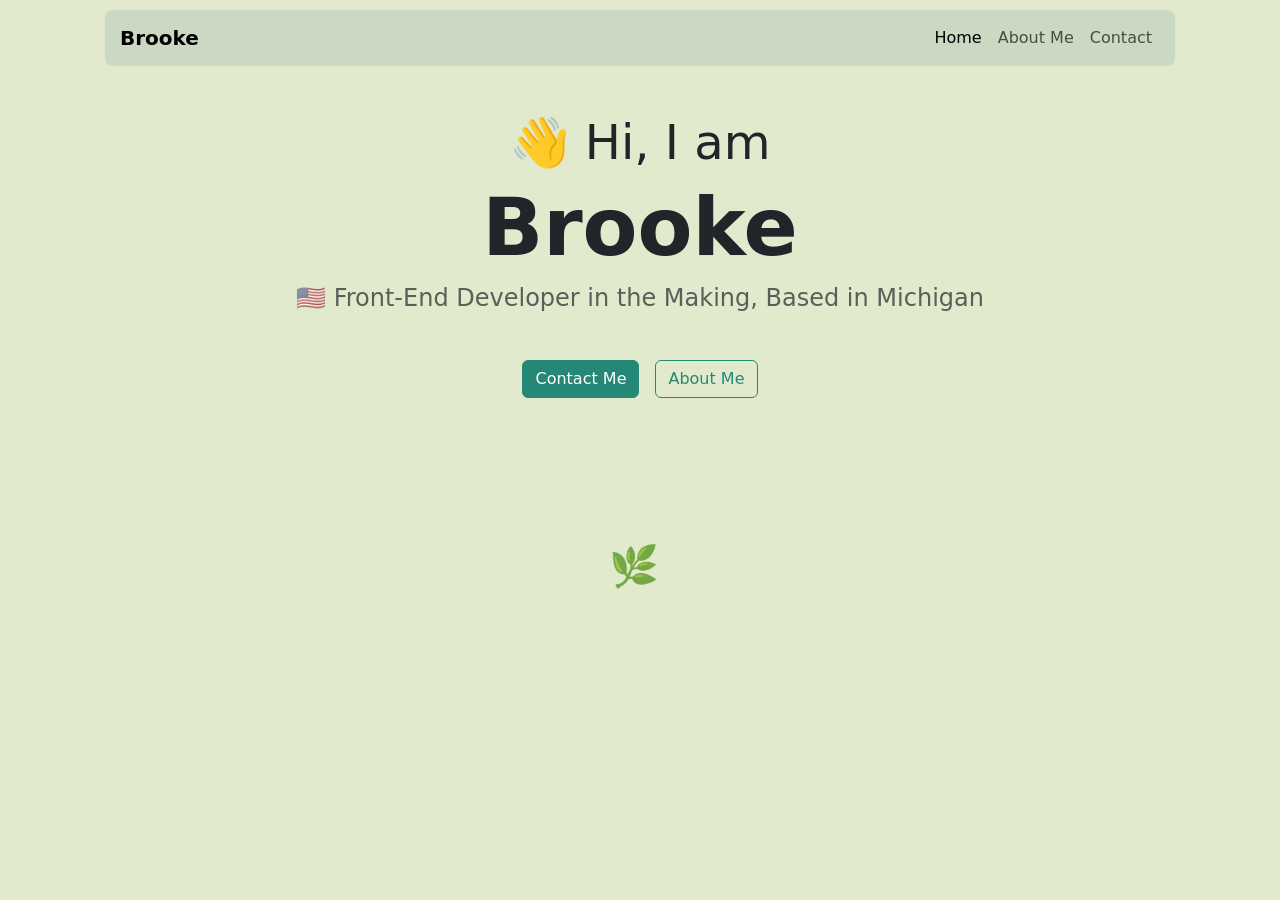
<file: index.html>
<!DOCTYPE html>
<html lang="en">
  <head>
    <meta charset="UTF-8" />
    <meta http-equiv="X-UA-Compatible" content="IE=edge" />
    <meta name="viewport" content="width=device-width, initial-scale=1.0" />
    <title>Brooke Thao</title>

    <link
      href="https://cdn.jsdelivr.net/npm/bootstrap@5.3.8/dist/css/bootstrap.min.css"
      rel="stylesheet"
    />
    <link rel="stylesheet" href="style.css" />
  </head>

  <body class="home-page">
    <div class="container">
      <nav class="navbar navbar-expand-lg navbar-light custom-navbar">
        <a class="navbar-brand fw-bold" href="index.html"> Brooke </a>

        <button
          class="navbar-toggler"
          type="button"
          data-bs-toggle="collapse"
          data-bs-target="#navbarNav"
          aria-controls="navbarNav"
          aria-expanded="false"
          aria-label="Toggle navigation"
        >
          <span class="navbar-toggler-icon"></span>
        </button>

        <div class="collapse navbar-collapse" id="navbarNav">
          <ul class="navbar-nav ms-auto">
            <li class="nav-item">
              <a class="nav-link active" href="index.html">Home</a>
            </li>

            <li class="nav-item">
              <a class="nav-link" href="about.html">About Me</a>
            </li>

            <li class="nav-item">
              <a class="nav-link" href="about.html#contact">Contact</a>
            </li>
          </ul>
        </div>
      </nav>
    </div>

    <main class="container text-center my-5">
      <h2 class="mb-2">👋 Hi, I am</h2>

      <h1 class="display-1 fw-bold mb-2">Brooke</h1>

      <h3 class="fs-4 mb-5">
        🇺🇸 Front-End Developer in the Making, Based in Michigan
      </h3>

      <div class="d-flex justify-content-center gap-3 flex-wrap">
        <a href="about.html#contact" class="btn btn-custom"> Contact Me </a>

        <a href="about.html" class="btn btn-outline-custom"> About Me </a>
      </div>
    </main>

    <script src="https://cdn.jsdelivr.net/npm/bootstrap@5.3.8/dist/js/bootstrap.bundle.min.js"></script>
  </body>
</html>
</file>
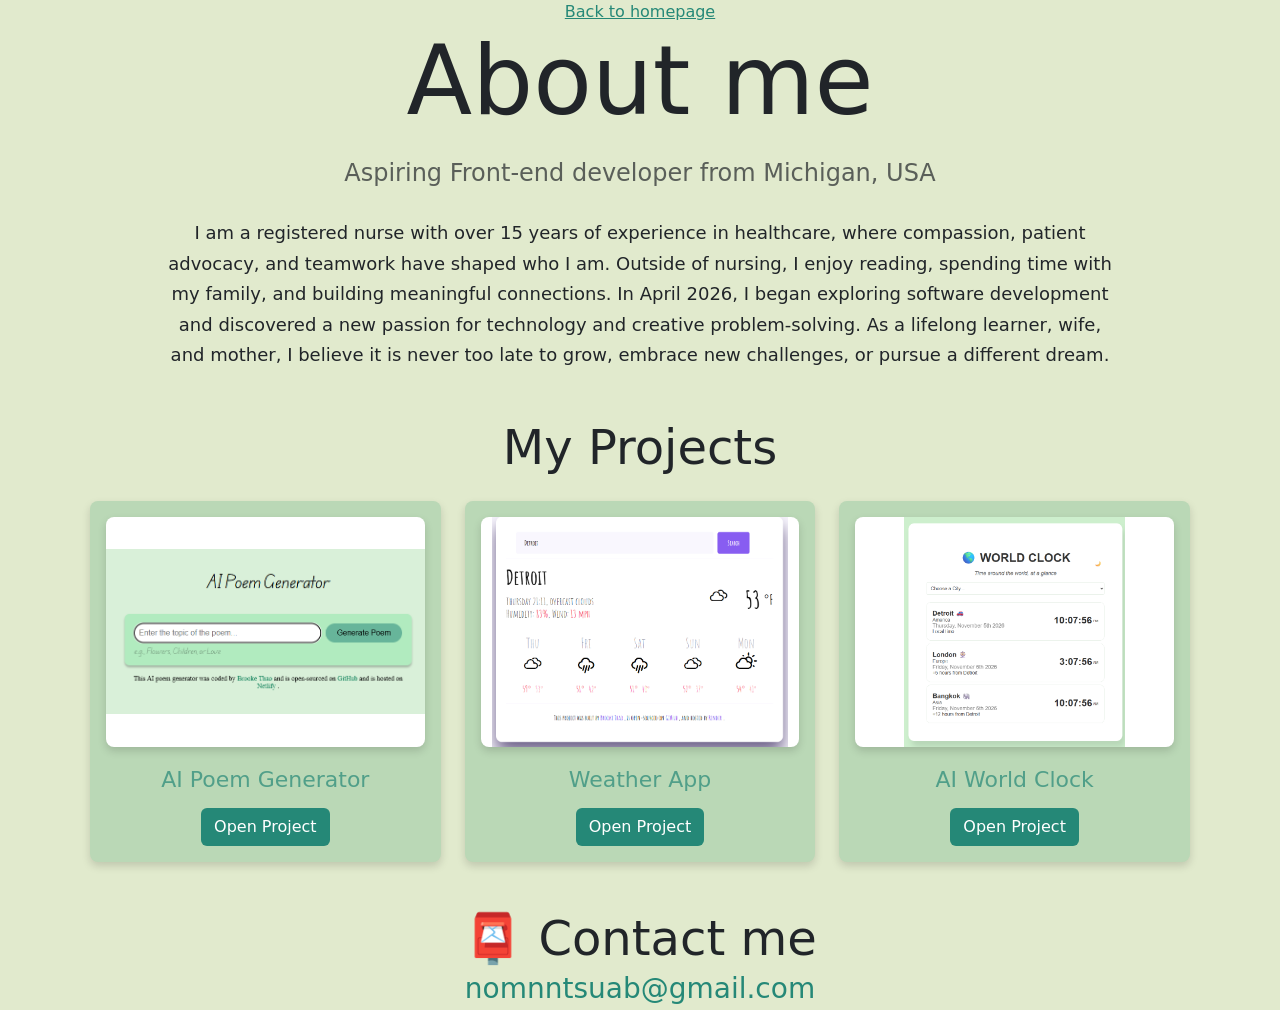
<file: about.html>
<!DOCTYPE html>
<html lang="en">
  <head>
    <meta charset="UTF-8" />
    <meta http-equiv="X-UA-Compatible" content="IE=edge" />
    <meta name="viewport" content="width=device-width, initial-scale=1.0" />
    <link
      href="https://cdn.jsdelivr.net/npm/bootstrap@5.3.8/dist/css/bootstrap.min.css"
      rel="stylesheet"
    />
    <link rel="stylesheet" href="style.css" />
    <title>About Brooke</title>
  </head>
  <body>
    <a href="index.html" class="homepage-link">Back to homepage</a>
    <h1>About me</h1>
    <h3>Aspiring Front-end developer from Michigan, USA</h3>
    <section class="about-intro">
      <p>
        I am a registered nurse with over 15 years of experience in healthcare,
        where compassion, patient advocacy, and teamwork have shaped who I am.
        Outside of nursing, I enjoy reading, spending time with my family, and
        building meaningful connections. In April 2026, I began exploring
        software development and discovered a new passion for technology and
        creative problem-solving. As a lifelong learner, wife, and mother, I
        believe it is never too late to grow, embrace new challenges, or pursue
        a different dream.
      </p>
    </section>

    <section class="container my-5">
      <h2 class="text-center mb-4">My Projects</h2>

      <div class="row g-4">
        <div class="col-12 col-md-4">
          <div class="project-box h-100 p-3 text-center">
            <img
              src="images/poem-generator.png"
              class="img-fluid project-image"
              alt="Screenshot of the AI Poem Generator"
            />

            <h3>AI Poem Generator</h3>

            <a
              href="https://transcendent-tulumba-07f744.netlify.app/"
              target="_blank"
              rel="noopener noreferrer"
              class="btn btn-project"
            >
              Open Project
            </a>
          </div>
        </div>
        <div class="col-12 col-md-4">
          <div class="project-box h-100 p-3 text-center">
            <img
              src="images/weather-app.png"
              class="img-fluid project-image"
              alt="Screenshot of the Weather App showing the Detroit forecast"
            />

            <h3>Weather App</h3>

            <a
              href="https://weatherproject-pnky.onrender.com/"
              target="_blank"
              rel="noopener noreferrer"
              class="btn btn-project"
            >
              Open Project
            </a>
          </div>
        </div>
        <div class="col-12 col-md-4">
          <div class="project-box h-100 p-3 text-center">
            <img
              src="images/world-clock.png"
              class="img-fluid project-image"
              alt="Screenshot of the World Clock showing Detroit, London, and Bangkok"
            />

            <h3>AI World Clock</h3>

            <a
              href="https://ai-world-clock.onrender.com/"
              target="_blank"
              rel="noopener noreferrer"
              class="btn btn-project"
            >
              Open Project
            </a>
          </div>
        </div>
      </div>
    </section>

    <div id="contact">
      <h2>📮 Contact me</h2>
      <a href="mailto:nomnntsuab@gmail.com" class="email-link"
        >nomnntsuab@gmail.com
      </a>
    </div>
  </body>
</html>
</file>
<file: style.css>
:root {
  --primary-color: #258877;
  --secondary-color: #bad8b6;
  --box-shadow: 0 4px 8px rgba(0, 0, 0, 0.15);
}

body {
  background: #e1eacd;
  margin: 0;
  width: 100%;
}

h1,
h2,
h3 {
  text-align: center;
  margin: 0;
}

h1 {
  font-size: 96px;
  margin-bottom: 20px;
}

h2 {
  font-size: 48px;
}

h3 {
  font-size: 24px;
  opacity: 0.7;
}

p {
  background: var(--secondary-color);
  box-shadow: var(--box-shadow);
  padding: 20px;
  border-radius: 4px;
  font-size: 18px;
  line-height: 1.5;
  text-align: center;
}

.navigation-links {
  display: flex;
  margin-top: 40px;
  justify-content: center;
  flex-wrap: wrap;
}

.navigation-links a {
  margin: 20px;
  border-radius: 4px;
  padding: 20px 15px;
  text-decoration: none;
  text-transform: capitalize;
}

.contact-link {
  background: var(--primary-color);
  box-shadow: var(--box-shadow);
  color: white;
}

.about-link {
  color: var(--primary-color);
  border: 1px solid var(--primary-color);
}

.homepage-link {
  color: var(--primary-color);
  text-align: center;
  display: block;
}

.email-link {
  display: flex;
  justify-content: center;
  color: var(--primary-color);
  font-size: 28px;
  text-decoration: none;
}

.email-link:hover {
  text-decoration: underline;
}

.custom-navbar {
  background-color: #cbd9c2;
  margin: 10px 15px 0;
  border-radius: 8px;
  padding: 8px 15px;
}

.btn-custom {
  background-color: #258877;
  color: white;
  border: 1px solid #258877;
}

.btn-custom:hover {
  background-color: #1d6d60;
  color: white;
}

.btn-outline-custom {
  color: #258877;
  border: 1px solid #258877;
}

.btn-outline-custom:hover {
  background-color: #258877;
  color: white;
}

.project-box {
  background: var(--secondary-color);
  border-radius: 8px;
  padding: 20px;
  box-shadow: var(--box-shadow);
  display: flex;
  flex-direction: column;
  align-items: center;
  min-width: 0;
  overflow: hidden;
}

.project-box h3 {
  color: var(--primary-color);
  font-size: 22px;
  margin-bottom: 15px;
}

.project-box p {
  background: transparent;
  font-size: 16px;
  padding: 10px 0;
}

.btn-project {
  background: var(--primary-color);
  color: white;
  margin-top: auto;
}

.btn-project:hover {
  background: #1d6d60;
  color: white;
}

@media (min-width: 768px) {
  .project-box {
    height: 100%;
  }
}

.container {
  padding-left: 20px;
  padding-right: 20px;
}

.project-preview {
  min-height: 230px;
  border-radius: 12px;
  padding: 25px 15px;
  margin-bottom: 20px;
  display: flex;
  flex-direction: column;
  justify-content: center;
  align-items: center;
  box-shadow: var(--box-shadow);
}

.project-preview h3 {
  font-size: 21px;
  margin: 10px 0;
}

.project-preview p {
  background: none;
  box-shadow: none;
  padding: 5px;
  font-size: 15px;
  margin: 5px 0;
}

.preview-icon {
  font-size: 45px;
}

.poem-preview {
  background: #e1eacd;
  color: #37685b;
}

.poem-lines {
  width: 75%;
  margin-top: 15px;
}

.poem-lines span {
  display: block;
  height: 3px;
  background: #7da99a;
  border-radius: 5px;
  margin: 10px auto;
}

.poem-lines span:nth-child(2) {
  width: 75%;
}

.poem-lines span:nth-child(3) {
  width: 50%;
}

.weather-preview {
  background: #dce9e6;
  color: #37685b;
}

.weather-details {
  display: flex;
  gap: 20px;
  font-size: 25px;
  margin-top: 15px;
}

.clock-preview {
  background: #dce5d4;
  color: #37685b;
}

.clock-cities {
  display: flex;
  gap: 10px;
  flex-wrap: wrap;
  justify-content: center;
  margin-top: 15px;
}

.clock-cities span {
  background: #bad8b6;
  padding: 7px 12px;
  border-radius: 20px;
  font-size: 13px;
}

.about-intro {
  max-width: 1000px;
  margin: 30px auto;
  padding: 0 20px;
}

.about-intro p {
  background: none;
  box-shadow: none;
  border-radius: 0;
  padding: 0;
  text-align: center;
  font-size: 18px;
  line-height: 1.7;
}

.home-page::after {
  content: "🌿";
  display: block;
  text-align: center;
  font-size: 40px;
  letter-spacing: 12px;
  padding: 90px 10px;
  opacity: 0.8;
}

@media (max-width: 767px) {
  h1 {
    font-size: 48px;
  }

  h2 {
    font-size: 32px;
  }

  h3 {
    font-size: 20px;
  }

  .email-link {
    font-size: 20px;
  }

  .navigation-links a {
    margin: 10px;
  }
}

.project-image {
  display: block;
  width: 100%;
  height: 230px;
  object-fit: contain;
  background: white;
  border-radius: 8px;
  margin-bottom: 20px;
  box-shadow: var(--box-shadow);
}
</file>
